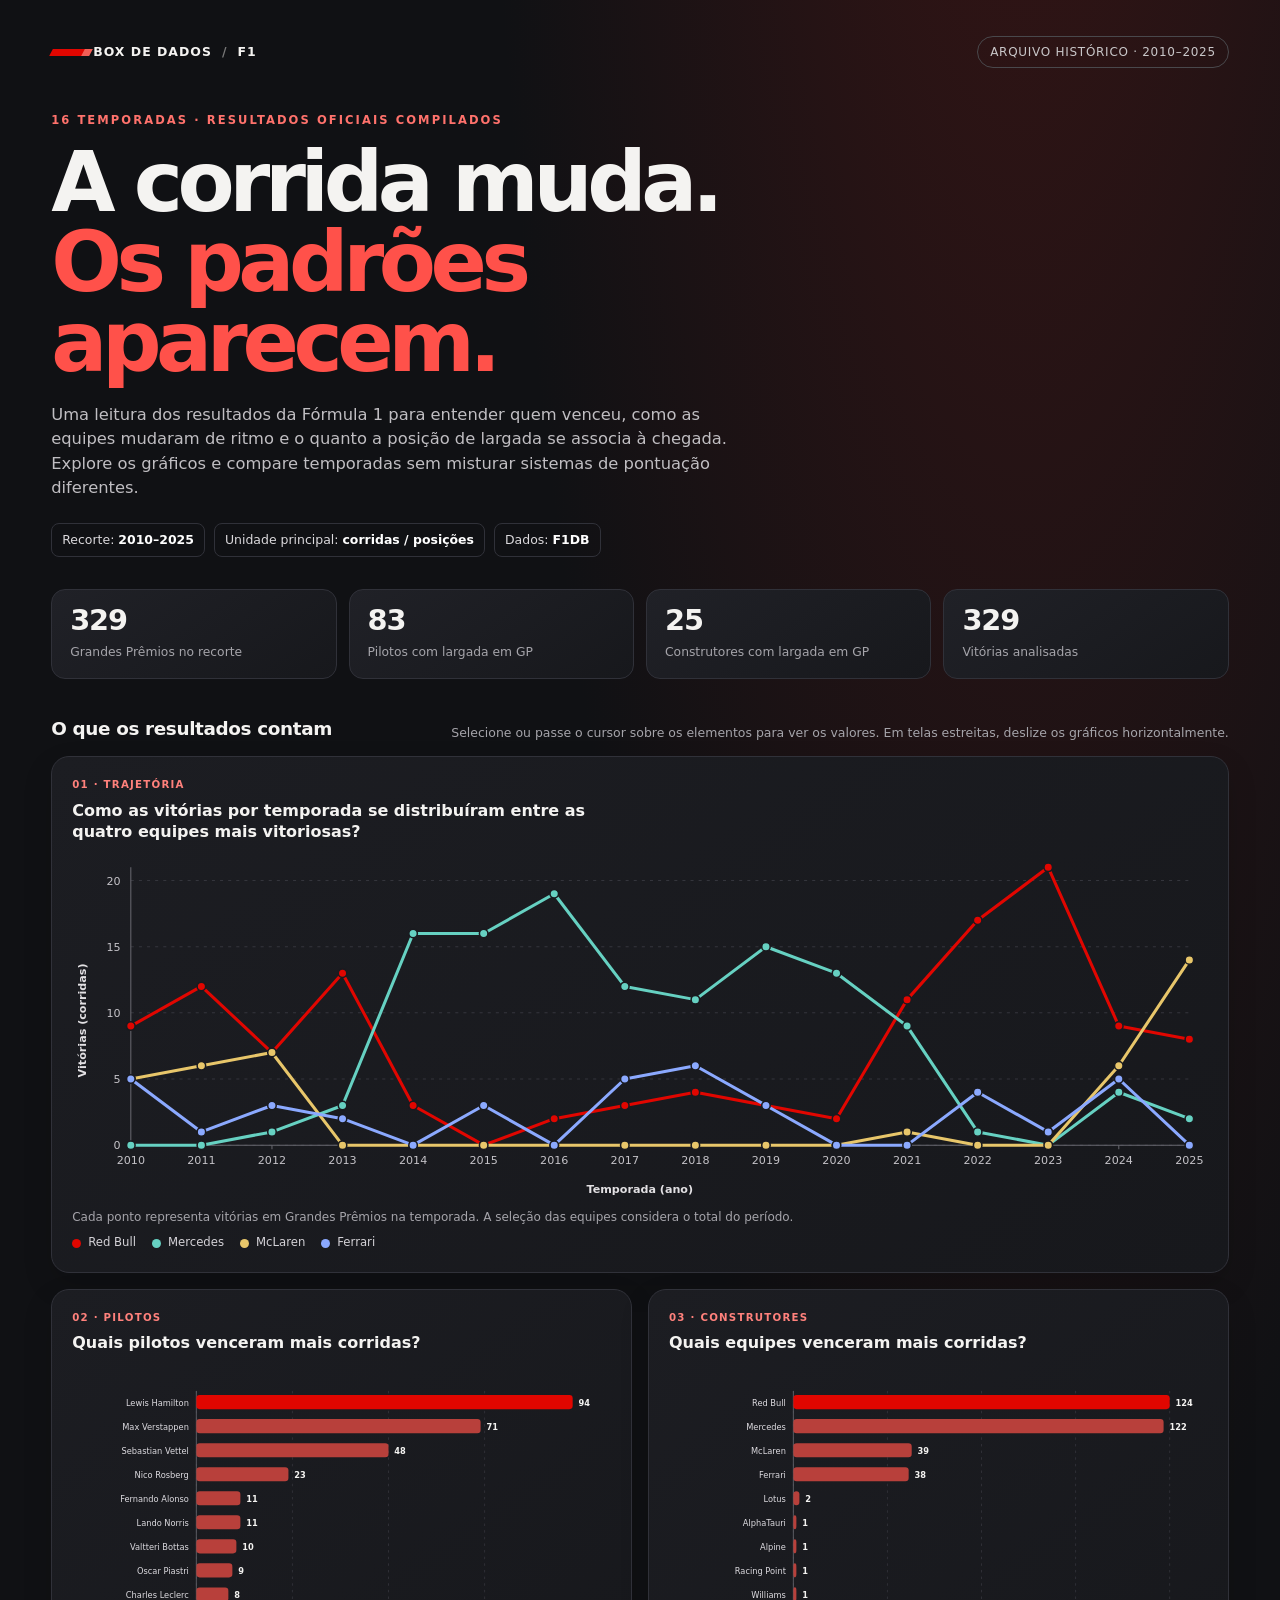
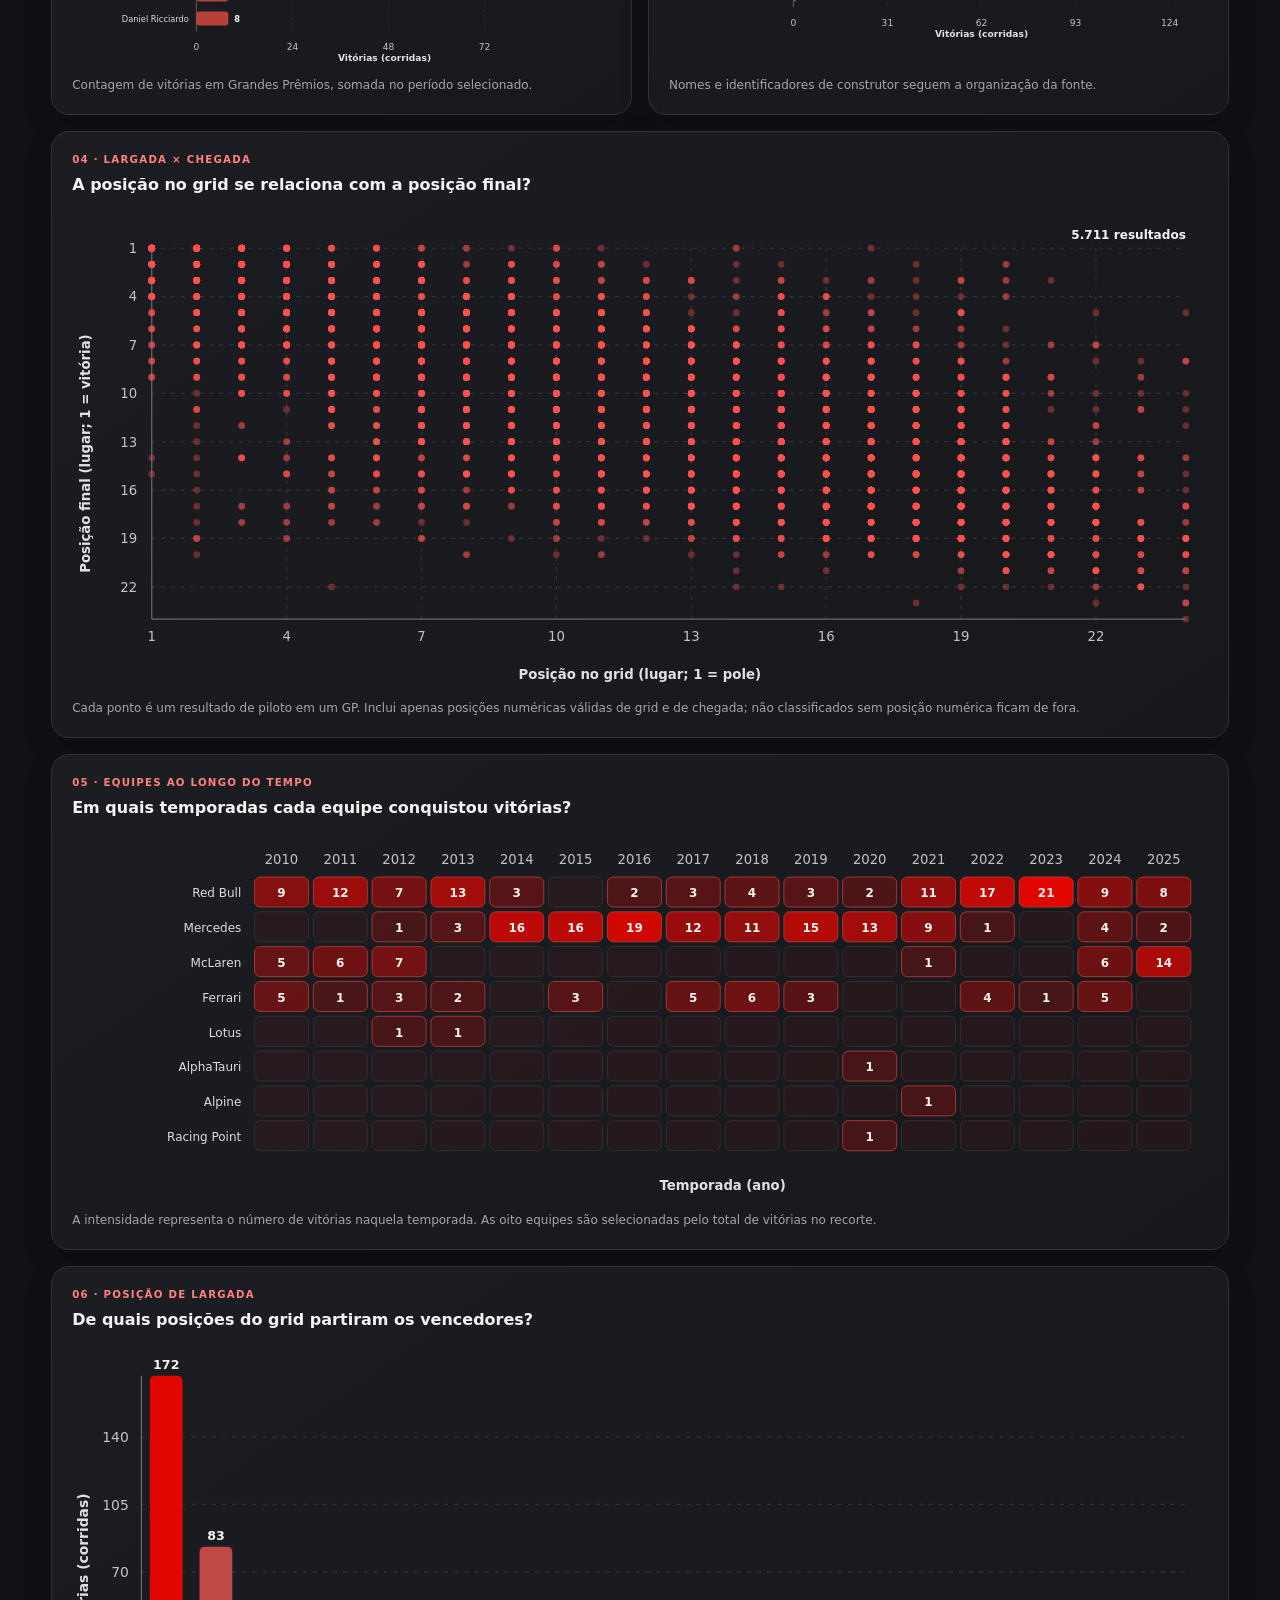
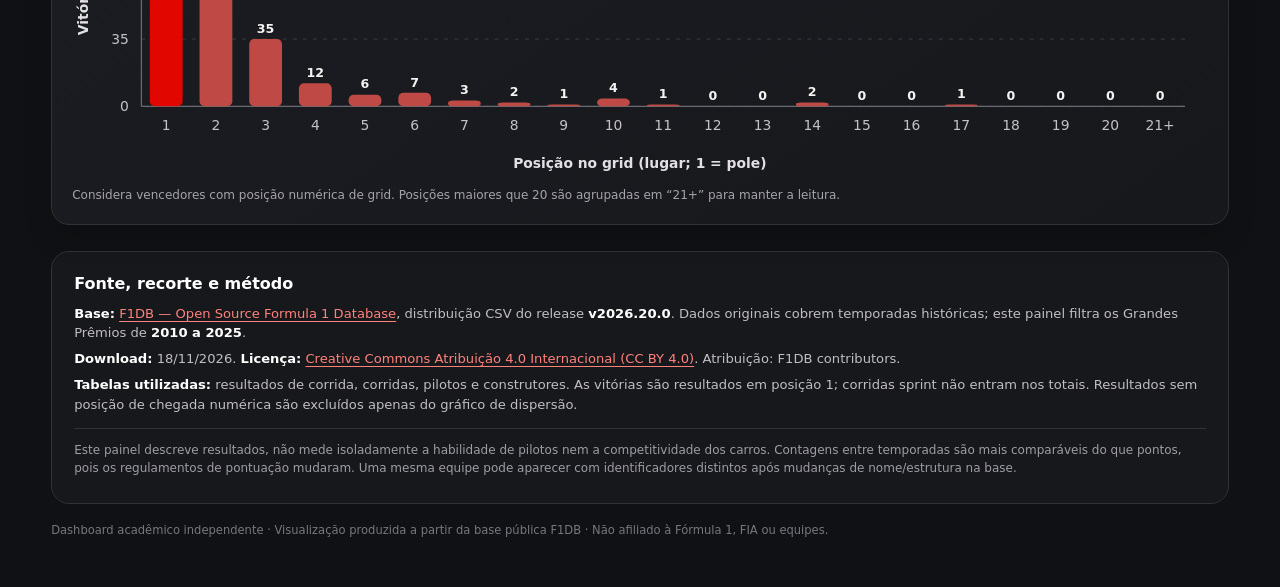
<file: index.html>
<!doctype html>
<html lang="pt-BR">
<head>
  <meta charset="utf-8">
  <meta name="viewport" content="width=device-width, initial-scale=1">
  <meta name="theme-color" content="#101114">
  <meta http-equiv="refresh" content="0; url=dashboard.html">
  <title>F1 em perspectiva — Dashboard 2010–2025</title>
  <style>html,body{height:100%;margin:0;background:#101114}iframe{display:block;width:100%;height:100%;border:0}</style>
</head>
<body>
  <iframe src="dashboard.html" title="Dashboard de Fórmula 1, temporadas 2010 a 2025"></iframe>
  <noscript><p style="padding:2rem;color:#fff">Abra o <a href="dashboard.html">dashboard da Fórmula 1</a>.</p></noscript>
</body>
</html>
</file>
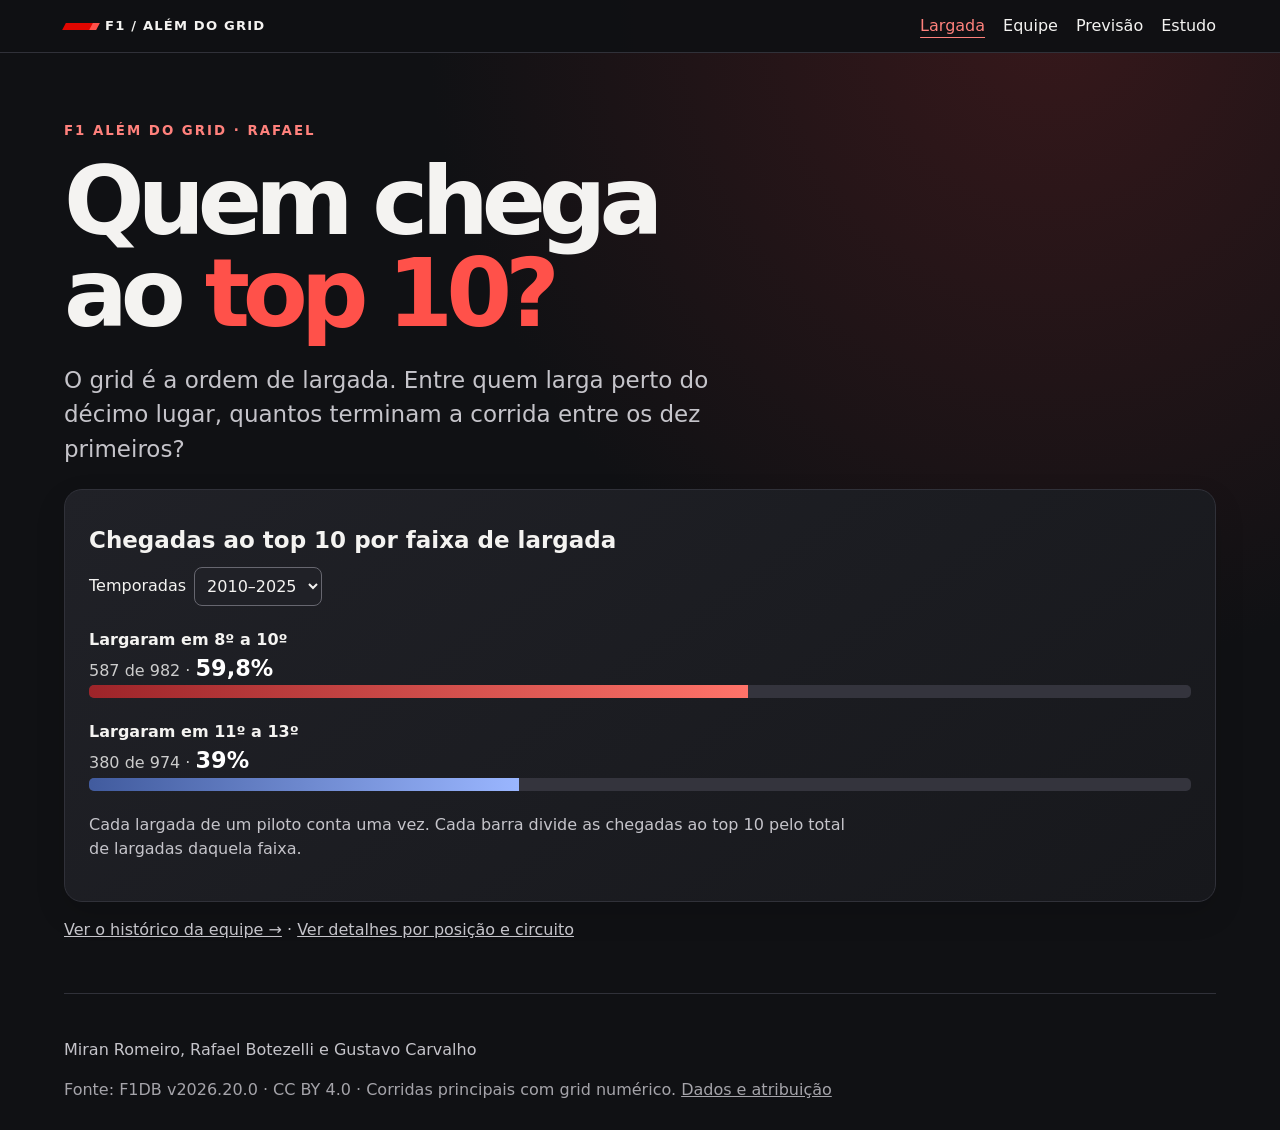
<file: f1-alem-do-grid/docs/index.html>
<!doctype html><html lang="pt-BR"><meta charset="utf-8"><meta name="viewport" content="width=device-width,initial-scale=1"><title>F1 além do grid</title><link rel="stylesheet" href="estilo.css">
<header><b>F1 / ALÉM DO GRID</b><nav><a href="#largada">Largada</a><a href="#equipe">Equipe</a><a href="#previsao">Previsão</a><a href="#estudo">Estudo</a></nav></header>
<main><section id="largada"><small>F1 ALÉM DO GRID · RAFAEL</small><h1>Quem chega<br>ao <em>top 10?</em></h1><p class="lead">O grid é a ordem de largada. Entre quem larga perto do décimo lugar, quantos terminam a corrida entre os dez primeiros?</p><article><h3>Chegadas ao top 10 por faixa de largada</h3><label>Temporadas <select id="anosGrid"><option value="2010,2025">2010–2025</option><option value="2010,2013">2010–2013</option><option value="2014,2021">2014–2021</option><option value="2022,2025">2022–2025</option></select></label><div id="compararGrid"></div><p>Cada largada de um piloto conta uma vez. Cada barra divide as chegadas ao top 10 pelo total de largadas daquela faixa.</p></article><p><a href="#equipe">Ver o histórico da equipe →</a> · <a href="#historico">Ver detalhes por posição e circuito</a></p></section>
<section id="equipe"><small>FORMA RECENTE · GUSTAVO</small><h2>Como vinha a equipe?</h2><p class="lead">Continuamos entre o 8º e o 13º lugar. Agora agrupamos os pilotos pelo desempenho de suas equipes antes da corrida.</p><article><h3>Chegadas ao top 10 na corrida atual</h3><label>Temporadas <select id="anosEquipe"><option value="2010,2025">2010–2025</option><option value="2010,2013">2010–2013</option><option value="2014,2021">2014–2021</option><option value="2022,2025">2022–2025</option></select></label><div id="compararEquipe"></div><p>O grupo é definido olhando para até cinco provas anteriores da equipe na temporada. Se os carros terminaram no top 10 em seis de dez largadas anteriores, a equipe entra no primeiro grupo. Largadas sem histórico disponível ficam fora desta comparação.</p></article><p><a href="#previsao">Testar a previsão →</a> · <a href="#historico">Ver detalhes históricos</a></p></section>
<section id="previsao"><small>REGRESSÃO LOGÍSTICA · MIRAN</small><h2>O histórico melhora o palpite?</h2><p>O modelo aprende com corridas antigas. Ajusta um peso para cada informação e combina esses pesos para estimar a chance de top 10. A partir de 50%, o palpite é “entra”. Os resultados das provas de teste só entram na conferência.</p><article><h3>Duas leituras da mesma largada</h3><label>Piloto <select id="pilotoCaso"></select></label> <label>Grande Prêmio <select id="caso"></select></label><table id="doisModelos"></table><button id="abrirCaso">Revelar chegada</button><p id="chegadaCaso" aria-live="polite"></p></article><article><h3>E no conjunto das corridas futuras?</h3><label>Teste · P8–P13 <select id="anoFaixa"><option value="0">2023–2025</option><option>2023</option><option>2024</option><option>2025</option></select></label><div id="acertosFaixa"></div><p>Um acerto significa que o piloto entrou ou ficou fora do top 10 conforme previsto. Os dois modelos foram treinados com todo o grid e aqui são avaliados nas mesmas largadas de P8–P13.</p></article><article id="duelo"><h3>Quem converte melhor uma largada perto dos pontos?</h3><p>Compare dois pilotos ou dois circuitos de 2010 a 2025. Cada ponto mostra a frequência de top 10 para uma posição inicial. Selecione um ponto para conferir quantas largadas sustentam a taxa.</p>
<div class="filtros-duelo"><label>Comparação <select id="tipoDuelo"><option value="circuito">Circuitos</option><option value="piloto">Pilotos</option></select></label> <label>Em vermelho <select id="ladoA"></select></label> <label>Em azul <select id="ladoB"></select></label></div>
<div class="chart-scroll" id="linhasDuelo"></div><output id="leituraDuelo"></output>
<h4>Onde terminaram essas largadas?</h4><p>A matriz reúne as seis posições iniciais. A intensidade da cor mostra a parcela das largadas de cada linha em cada destino.</p><div class="chart-scroll"><table id="destinos"></table></div></article><p><a href="#teste">Ver detalhes do modelo no grid inteiro</a> · <a href="#corrida">Explorar outro GP</a> · <a href="#estudo">Material do trabalho</a></p></section>
<section id="historico"><small>EXPLORAR O HISTÓRICO</small><h2>Na fronteira dos pontos</h2><label>Período <select id="periodo"><option value="0">2010–2025</option><option value="1">2010–2013</option><option value="2">2014–2021</option><option value="3">2022–2025</option></select></label>
<article><h3>Frequência de top 10 por posição de largada</h3><div id="grid" class="columns"></div><details class="leitura"><summary>Como calculamos cada barra?</summary><p>Agrupamos as largadas pela posição inicial. Para cada posição, dividimos as chegadas entre os dez primeiros pelo total de largadas daquela posição no período selecionado. Um abandono conta no total. Assim, cada barra responde à pergunta “de cada 100 pilotos que largaram daqui, quantos chegaram ao top 10?”</p></details></article><article><h3>Da P8–P13 ao top 10 ao longo das temporadas</h3><label>Circuito <select id="pista"><option value="">Todos</option></select></label><p>Cada ponto representa uma temporada com largadas na faixa. Passe sobre o ponto, toque nele ou use Tab para consultar sucessos e total.</p><div id="serie" class="chart-scroll"></div><output id="ponto" aria-live="polite"></output><details class="leitura"><summary>Por que a linha tem interrupções?</summary><p>Cada ponto reúne as largadas de P8 a P13 de uma temporada no circuito selecionado. Conferimos o calendário do F1DB de 2010 a 2025: em todo ano com GP naquele circuito houve largadas nessa faixa. Uma lacuna indica um ano sem GP ali. Em Suzuka, por exemplo, a série termina em 2019 e recomeça em 2022. Uma taxa de 0% apareceria como um ponto na base do gráfico.</p></details></article><div class="duo"><article><h3>Do grid à chegada, por circuito</h3><p>Cor mais intensa indica maior frequência de top 10. A coluna P8–13 reúne toda a faixa analisada. Cada célula mostra a taxa e o número de sucessos por largadas.</p><div class="scroll"><table id="heat"></table></div><details class="leitura"><summary>Como ler o total P8–P13?</summary><p>Some os top 10 das três faixas e divida pela soma das largadas. Uma faixa com mais largadas tem mais peso no resultado. A escala de cor vai de 0% a 100% e permanece fixa ao trocar o período.</p></details></article><article><h3>Forma recente da equipe</h3><p>Frequência de chegada ao top 10 segundo a parcela de top 10 da equipe nas últimas cinco participações da temporada. O ponto mostra a taxa observada. O traço é o intervalo de Wilson de 95%: uma faixa que expressa a incerteza da estimativa a partir do número de sucessos e de largadas. Em geral, menos largadas produzem um intervalo mais largo.</p><label>Grid <select id="faixa"><option>8–13</option><option>1–7</option><option>14–24</option></select></label><div id="forma"></div><details class="leitura"><summary>Como formamos os dois grupos?</summary><p>Antes de cada GP, contamos as chegadas ao top 10 da equipe em até cinco participações anteriores na temporada e dividimos pelas largadas de seus carros nessas provas. Separamos equipes com histórico abaixo de 50% e de pelo menos 50%. Só depois medimos o resultado da corrida atual. Largadas sem histórico ficam fora desta comparação. Os intervalos são aproximados porque pilotos de um mesmo GP compartilham condições de corrida.</p></details></article></div></section>
<section id="teste"><small>APRENDIZADO SUPERVISIONADO</small><h2>O histórico ajuda?</h2><p>Uma regressão logística converte uma soma ponderada das características em probabilidade de top 10. Comparamos grid isolado e grid com forma de piloto e equipe. O teste começa em 2023.</p><label>Temporada de teste <select id="ano"><option value="0">Todas</option><option>2023</option><option>2024</option><option>2025</option></select></label><div class="duo"><article><h3>Desempenho fora do treino</h3><table id="metrics"></table></article><article><h3>Acertos e erros</h3><label>Modelo <select id="modelo"><option value="historico">Grid + histórico</option><option value="base">Apenas grid</option></select></label><table id="matrix"></table><p>Probabilidade de pelo menos 50% indica previsão de top 10.</p></article></div><article><h3>O que vale uma probabilidade de 60%?</h3><p>Em cada faixa, compare a probabilidade média prevista (azul) e a fração que realmente chegou ao top 10 (vermelho). Valores próximos indicam boa calibração naquele grupo. Ano e modelo seguem os filtros acima.</p><div id="calibracao"></div></article></section>
<section id="corrida"><small>DEMONSTRAÇÃO AO VIVO</small><h2>Faça sua previsão</h2><p>Escolha um piloto perto do décimo lugar e compare sua leitura com a probabilidade do modelo completo.</p><label>Grande Prêmio <select id="gp"></select></label> <label>Piloto <select id="piloto"></select></label> <label>Seu palpite <select id="palpite"><option value="">Escolha</option><option value="1">Entra no top 10</option><option value="0">Fica fora</option></select></label> <button id="revelar">Revelar resultado</button><p id="resumo" aria-live="polite"></p><article class="racewrap"><table id="race"></table><details class="leitura"><summary>O que conta como acerto?</summary><p>Compare a previsão de top 10 com a classificação oficial do piloto. Por exemplo, no Bahrein de 2023, Bottas largou em 12º: o modelo indicava cerca de 43%, abaixo do limiar de 50%. Ele terminou em 8º, portanto o modelo registrou um falso negativo.</p></details></article></section>
<section id="estudo"><small>GUIA DO TRIO</small><h2>Da pergunta à evidência</h2>
<article><h3>Uma linha por piloto e GP</h3><p>O F1DB registra 6.916 inscrições no recorte. Retiramos 51 sem largada e 143 largadas sem posição numérica. Um abandono continua no denominador quando houve largada com grid numérico. A classificação oficial determina o top 10.</p></article>
<article><h3>Como o modelo aprende</h3><p>O primeiro modelo usa a posição de largada. O segundo acrescenta a fração de top 10 do piloto e da equipe em até cinco participações anteriores na temporada. Antes da primeira participação, usamos 0,5. A regressão logística estima pesos para combinar essas informações e transformar a soma em probabilidade.</p><p>Treino em 2010–2019 (4.201 largadas), escolha da regularização em 2020–2022 (1.188) e teste final em 2023–2025 (1.333). Os dois modelos são reajustados em 2010–2022 e avaliados nas mesmas corridas posteriores.</p></article>
<article><h3>Três respostas para defender</h3><ol><li>Entre 2010 e 2025, chegaram ao top 10 587 de 982 largadas em P8–P10 e 380 de 974 em P11–P13.</li><li>Entre P8 e P13 com histórico, as equipes em melhor fase chegaram ao top 10 em 601/993 largadas, contra 321/870 no outro grupo.</li><li>No teste P8–P13, só o grid acertou 271 de 417 casos e o modelo com histórico acertou 269. O ganho observado no exemplo de Piastri não se repetiu no conjunto.</li></ol></article>
<article><h3>Material para estudar e apresentar</h3><p>O artigo contém o dicionário dos 11 campos, as escolhas de visualização e as métricas. O roteiro distribui 14 minutos de fala entre os três integrantes.</p><div id="materiais"></div></article></section><footer><p>Miran Romeiro, Rafael Botezelli e Gustavo Carvalho</p>Fonte: F1DB v2026.20.0 · CC BY 4.0 · Corridas principais com grid numérico. <a href="https://github.com/f1db/f1db">Dados e atribuição</a></footer></main><script src="dados.js"></script><script src="painel.js"></script></html>
</file>
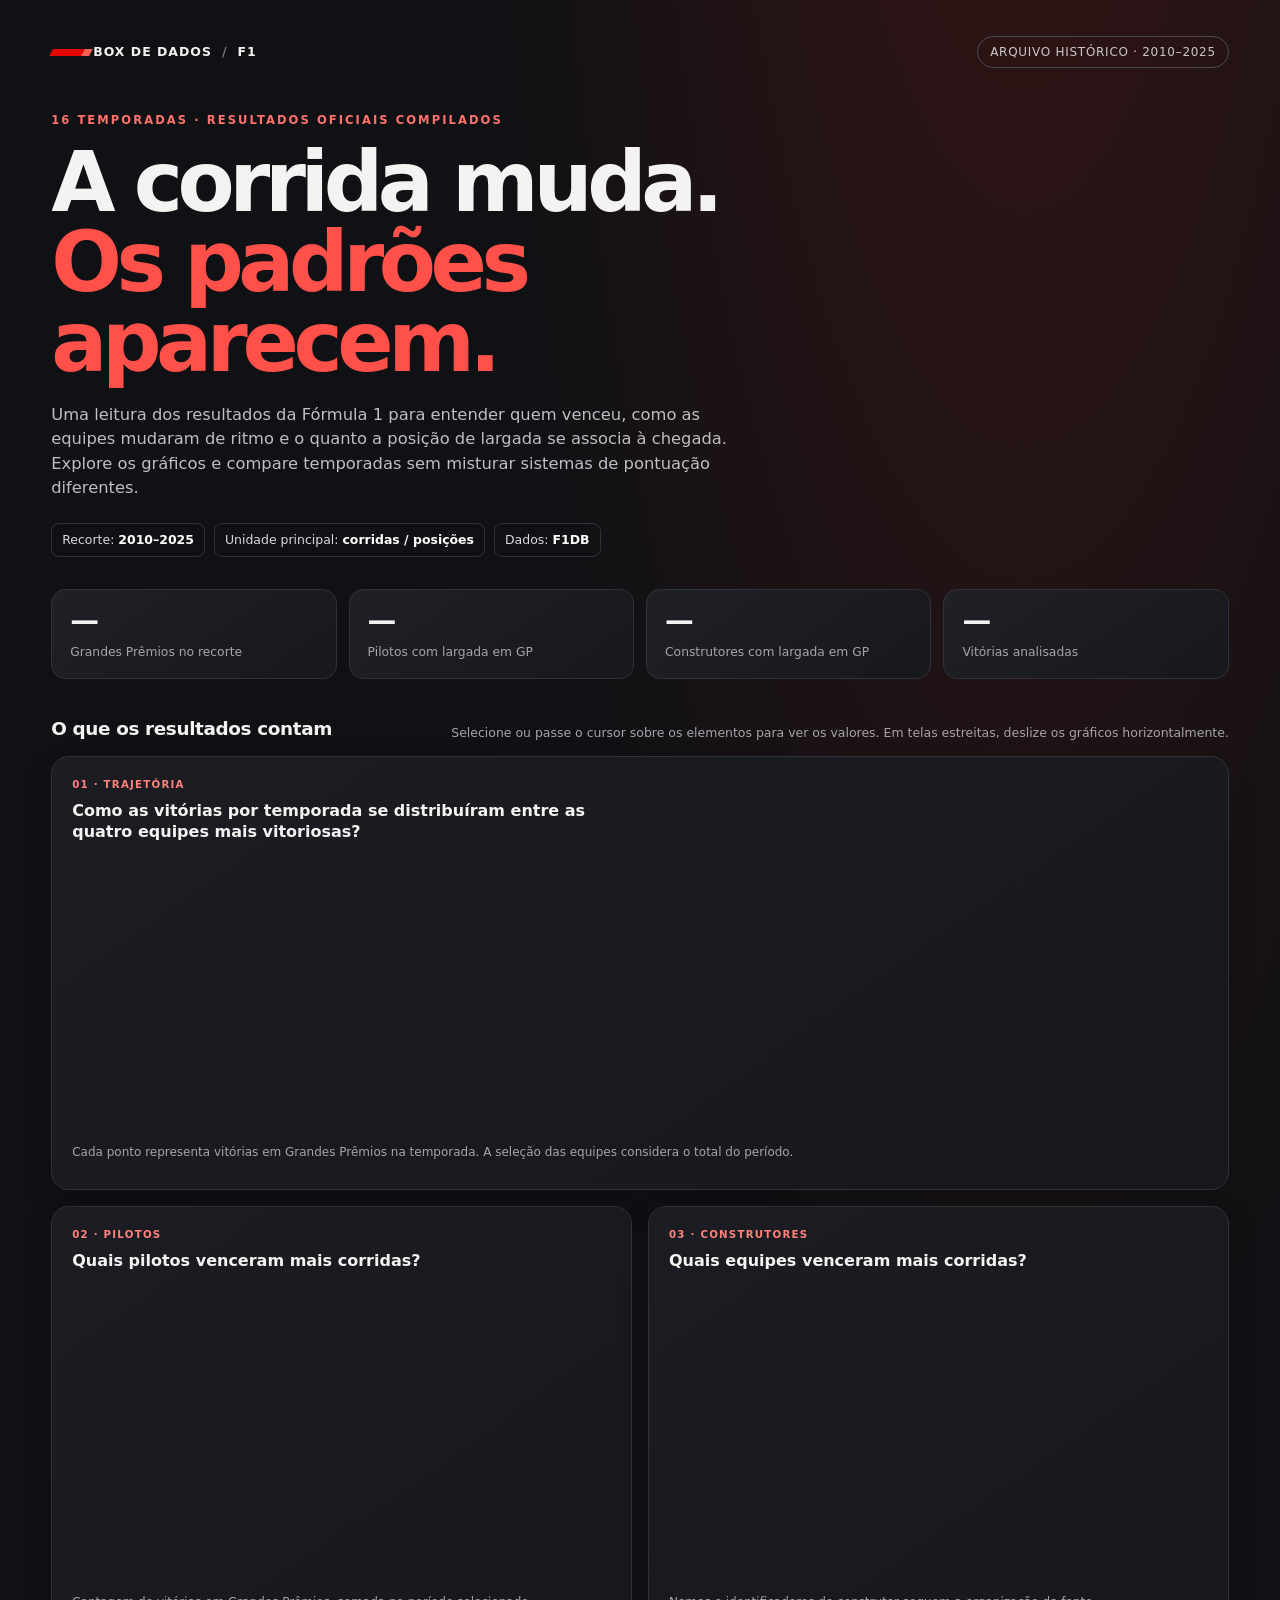
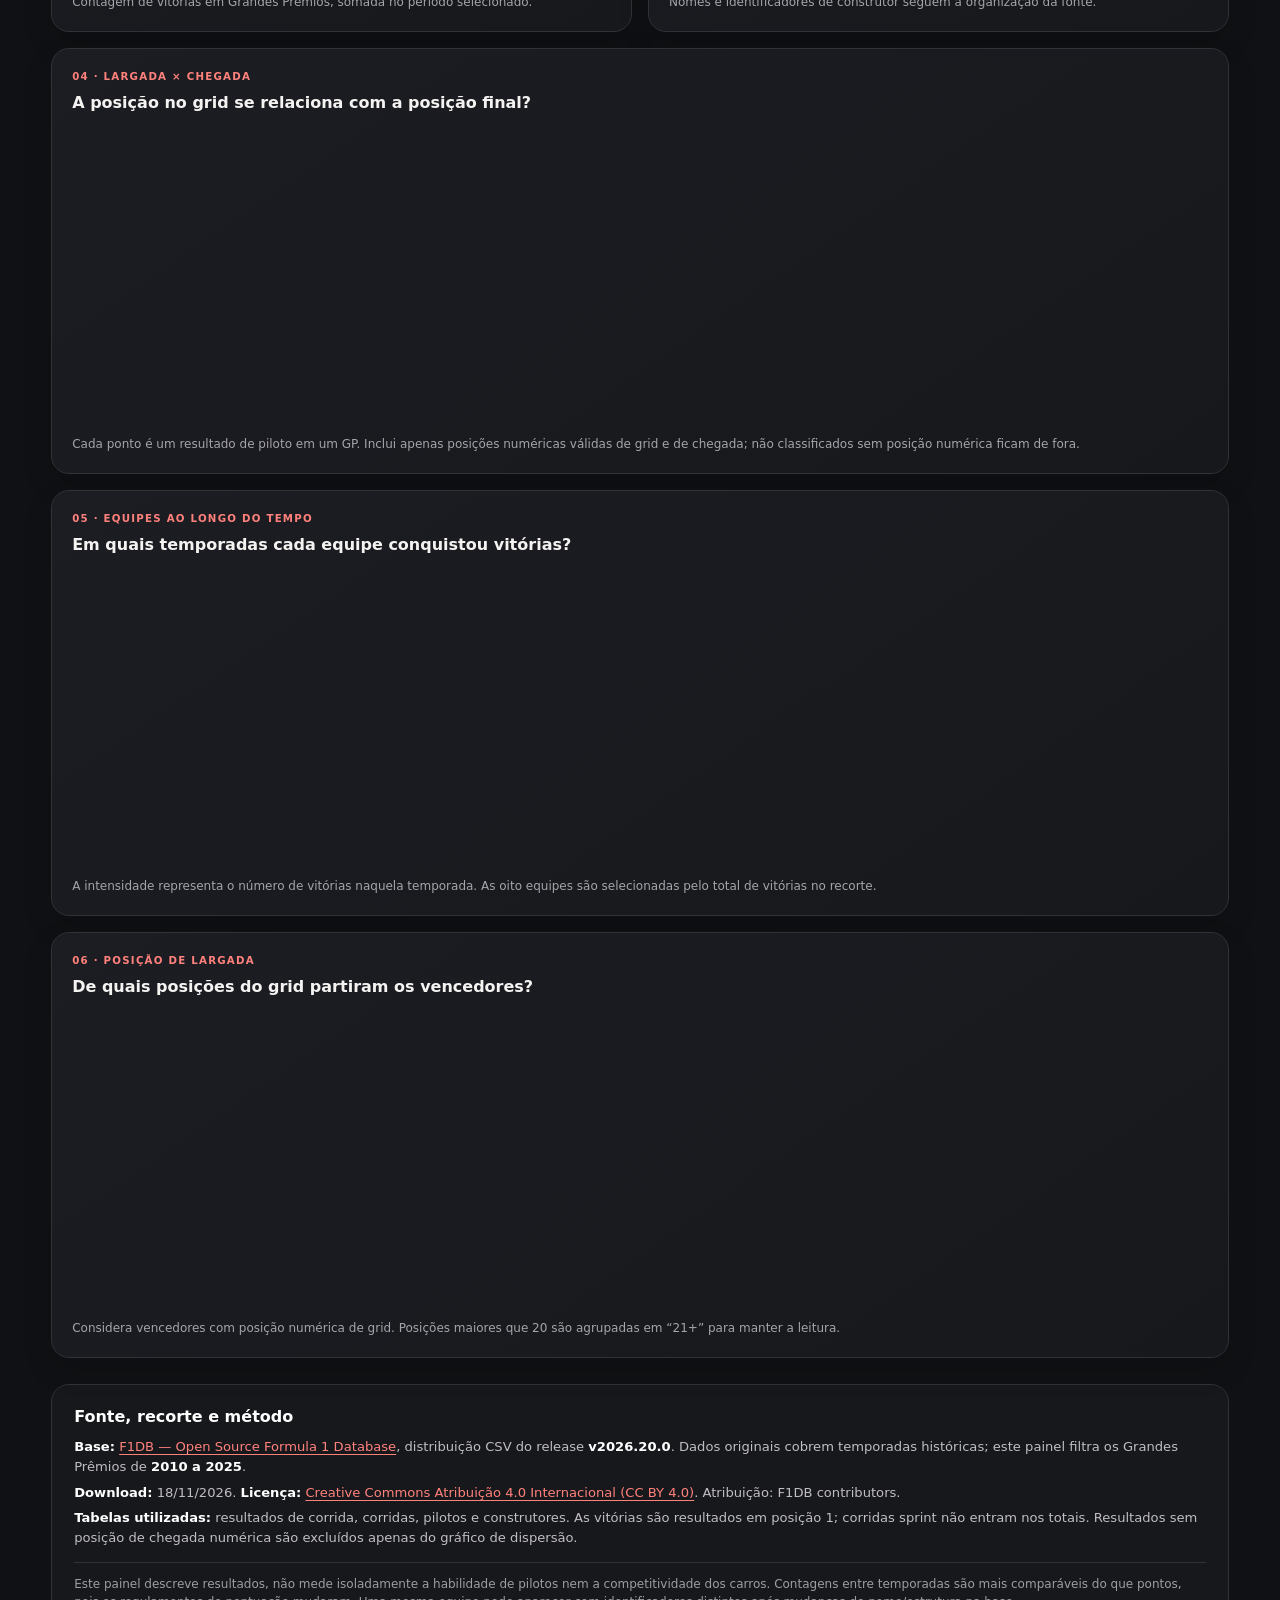
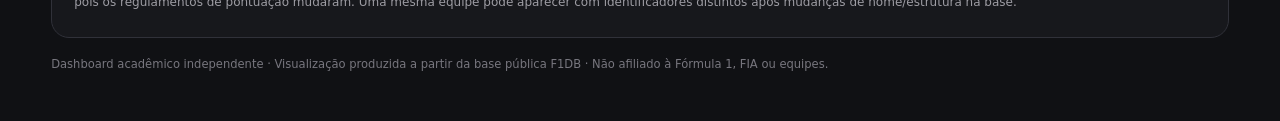
<file: dashboard-template.html>
<!doctype html>
<html lang="pt-BR">
<head>
  <meta charset="utf-8">
  <meta name="viewport" content="width=device-width, initial-scale=1">
  <meta name="theme-color" content="#101114">
  <title>F1 em perspectiva — Dashboard 2010–2025</title>
  <style>
    :root{color-scheme:dark;--bg:#101114;--panel:#191a1f;--panel2:#202127;--line:#303139;--text:#f4f3f1;--muted:#a5a4aa;--red:#e10600;--red2:#ff514a;--teal:#66d1c2;--gold:#e8c66a;--blue:#8ba9ff;--radius:18px;font-family:Inter,ui-sans-serif,system-ui,-apple-system,"Segoe UI",sans-serif}
    *{box-sizing:border-box}body{margin:0;background:radial-gradient(ellipse at 80% -20%,#3a1515 0,transparent 38%),var(--bg);color:var(--text);line-height:1.5}a{color:#ff817c;text-underline-offset:3px}a:hover{color:#fff}.page{max-width:1440px;margin:auto;padding:36px clamp(18px,4vw,56px) 48px}.topline{display:flex;justify-content:space-between;align-items:center;gap:12px;margin-bottom:44px}.brand{display:flex;align-items:center;gap:10px;font-weight:800;letter-spacing:.08em;text-transform:uppercase;font-size:.78rem}.brand-mark{width:32px;height:7px;background:var(--red);transform:skew(-28deg);box-shadow:8px 0 0 #f35e56}.tag{border:1px solid #49484c;border-radius:99px;color:#c9c7c9;padding:6px 12px;font-size:.75rem;letter-spacing:.06em;text-transform:uppercase}.hero{max-width:850px;margin-bottom:28px}.eyebrow{color:#ff726c;text-transform:uppercase;letter-spacing:.18em;font-size:.72rem;font-weight:800}.hero h1{font-size:clamp(2.5rem,6.5vw,5.6rem);letter-spacing:-.065em;line-height:.96;margin:14px 0 20px;max-width:780px}.hero h1 span{color:var(--red2)}.hero p{color:#c0bec2;font-size:1.02rem;max-width:700px;margin:0}.hero-meta{display:flex;flex-wrap:wrap;gap:9px;margin-top:22px}.chip{border:1px solid var(--line);border-radius:8px;padding:7px 10px;color:#dbd9dc;font-size:.78rem}.chip strong{color:#fff}.stats{display:grid;grid-template-columns:repeat(4,1fr);gap:12px;margin:32px 0 36px}.stat{background:linear-gradient(145deg,#202127,#17181c);border:1px solid #303139;padding:16px 18px;border-radius:14px}.stat .value{font-size:1.8rem;line-height:1;font-weight:800;letter-spacing:-.04em}.stat .label{font-size:.77rem;color:var(--muted);margin-top:8px}.section-title{display:flex;align-items:end;justify-content:space-between;gap:16px;margin:30px 0 14px}.section-title h2{font-size:1.15rem;margin:0;letter-spacing:-.02em}.section-title p{font-size:.78rem;color:var(--muted);margin:0}.grid{display:grid;grid-template-columns:repeat(2,minmax(0,1fr));gap:16px}.card{background:linear-gradient(145deg,#1c1d22,#17181c);border:1px solid #303139;border-radius:var(--radius);padding:20px;min-width:0;box-shadow:0 12px 30px #0002}.card.wide{grid-column:span 2}.card-head{min-height:66px;display:flex;justify-content:space-between;align-items:flex-start;gap:12px}.card h3{font-size:1rem;line-height:1.35;margin:0;max-width:540px}.card .kicker{color:#ff817c;text-transform:uppercase;letter-spacing:.12em;font-size:.64rem;font-weight:800;margin:0 0 7px}.chart-note{color:var(--muted);font-size:.75rem;margin:10px 0 0}.chart{width:100%;min-height:290px;overflow-x:auto;overflow-y:hidden}.chart svg{width:100%;height:auto;display:block;overflow:visible}#chart-line svg,#chart-heat svg{min-width:800px}#chart-drivers svg,#chart-teams svg{min-width:520px}#chart-scatter svg{min-width:720px}#chart-grid svg{min-width:760px}.chart text{font-family:inherit;fill:#c4c2c7;font-size:11px}.chart .axis{stroke:#696970;stroke-width:1}.chart .gridline{stroke:#34353c;stroke-width:1;stroke-dasharray:3 5}.chart .axis-title{fill:#e2e0e3;font-size:11px;font-weight:700}.chart .value-label{fill:#f4f3f1;font-size:10px;font-weight:700}.chart .team-label{fill:#dddbe0;font-size:10px}.legend{display:flex;flex-wrap:wrap;gap:10px 16px;margin-top:8px}.legend-item{display:flex;align-items:center;gap:7px;color:#d4d2d7;font-size:.73rem}.swatch{width:9px;height:9px;border-radius:50%;display:inline-block}.source{margin-top:26px;padding:20px 22px;background:#17181c;border:1px solid var(--line);border-radius:var(--radius);color:#c0bec2;font-size:.82rem}.source h2{font-size:1rem;color:#fff;margin:0 0 8px}.source p{margin:6px 0}.source strong{color:#fff}.source .disclaimer{font-size:.75rem;color:#9e9da4;border-top:1px solid var(--line);padding-top:12px;margin-top:14px}.footer{color:#77767e;font-size:.72rem;margin-top:18px}.loading{padding:42px;text-align:center;color:#bbb}.error{color:#ff817c}.sr-only{position:absolute;width:1px;height:1px;padding:0;margin:-1px;overflow:hidden;clip:rect(0,0,0,0);white-space:nowrap;border:0}
    @media(max-width:850px){.grid{grid-template-columns:1fr}.card.wide{grid-column:span 1}.stats{grid-template-columns:repeat(2,1fr)}.topline{margin-bottom:32px}}
    @media(max-width:520px){.page{padding:20px 14px 32px}.tag{font-size:.65rem}.card{padding:16px}.card-head{min-height:unset}.chart{min-height:250px}.hero h1{font-size:2.7rem}.hero p{font-size:.92rem}.section-title{align-items:flex-start;flex-direction:column}.stats{gap:8px}.stat{padding:13px}.stat .value{font-size:1.5rem}}
    @media print{body{background:#fff;color:#111}.page{max-width:none;padding:10px}.card,.stat,.source{background:#fff;border-color:#ccc;box-shadow:none}.card h3,.source h2,.source strong,.chart .axis-title,.chart .value-label{color:#111;fill:#111}.chart text{fill:#444}.hero p,.source,.chart-note{color:#444}.grid{gap:8px}.card{break-inside:avoid}}
  </style>
</head>
<body>
  <main class="page">
    <div class="topline"><div class="brand"><i class="brand-mark" aria-hidden="true"></i> Box de dados <span style="color:#777">/</span> F1</div><div class="tag">Arquivo histórico · 2010–2025</div></div>
    <header class="hero">
      <div class="eyebrow">16 temporadas · resultados oficiais compilados</div>
      <h1>A corrida muda.<br><span>Os padrões aparecem.</span></h1>
      <p>Uma leitura dos resultados da Fórmula 1 para entender quem venceu, como as equipes mudaram de ritmo e o quanto a posição de largada se associa à chegada. Explore os gráficos e compare temporadas sem misturar sistemas de pontuação diferentes.</p>
      <div class="hero-meta"><span class="chip">Recorte: <strong>2010–2025</strong></span><span class="chip">Unidade principal: <strong>corridas / posições</strong></span><span class="chip">Dados: <strong>F1DB</strong></span></div>
    </header>
    <section class="stats" aria-label="Resumo do conjunto de dados">
      <div class="stat"><div class="value" id="stat-races">—</div><div class="label">Grandes Prêmios no recorte</div></div>
      <div class="stat"><div class="value" id="stat-drivers">—</div><div class="label">Pilotos com largada em GP</div></div>
      <div class="stat"><div class="value" id="stat-teams">—</div><div class="label">Construtores com largada em GP</div></div>
      <div class="stat"><div class="value" id="stat-wins">—</div><div class="label">Vitórias analisadas</div></div>
    </section>
    <div class="section-title"><h2>O que os resultados contam</h2><p>Selecione ou passe o cursor sobre os elementos para ver os valores. Em telas estreitas, deslize os gráficos horizontalmente.</p></div>
    <section class="grid" aria-label="Gráficos do dashboard">
      <article class="card wide"><div class="card-head"><div><p class="kicker">01 · Trajetória</p><h3>Como as vitórias por temporada se distribuíram entre as quatro equipes mais vitoriosas?</h3></div></div><div class="chart" id="chart-line"></div><p class="chart-note">Cada ponto representa vitórias em Grandes Prêmios na temporada. A seleção das equipes considera o total do período.</p><div class="legend" id="legend-line"></div></article>
      <article class="card"><div class="card-head"><div><p class="kicker">02 · Pilotos</p><h3>Quais pilotos venceram mais corridas?</h3></div></div><div class="chart" id="chart-drivers"></div><p class="chart-note">Contagem de vitórias em Grandes Prêmios, somada no período selecionado.</p></article>
      <article class="card"><div class="card-head"><div><p class="kicker">03 · Construtores</p><h3>Quais equipes venceram mais corridas?</h3></div></div><div class="chart" id="chart-teams"></div><p class="chart-note">Nomes e identificadores de construtor seguem a organização da fonte.</p></article>
      <article class="card wide"><div class="card-head"><div><p class="kicker">04 · Largada × chegada</p><h3>A posição no grid se relaciona com a posição final?</h3></div></div><div class="chart" id="chart-scatter"></div><p class="chart-note" id="scatter-note">Cada ponto é um resultado de piloto em um GP. Inclui apenas posições numéricas válidas de grid e de chegada; não classificados sem posição numérica ficam de fora.</p></article>
      <article class="card wide"><div class="card-head"><div><p class="kicker">05 · Equipes ao longo do tempo</p><h3>Em quais temporadas cada equipe conquistou vitórias?</h3></div></div><div class="chart" id="chart-heat"></div><p class="chart-note">A intensidade representa o número de vitórias naquela temporada. As oito equipes são selecionadas pelo total de vitórias no recorte.</p></article>
      <article class="card wide"><div class="card-head"><div><p class="kicker">06 · Posição de largada</p><h3>De quais posições do grid partiram os vencedores?</h3></div></div><div class="chart" id="chart-grid"></div><p class="chart-note">Considera vencedores com posição numérica de grid. Posições maiores que 20 são agrupadas em “21+” para manter a leitura.</p></article>
    </section>
    <section class="source" aria-labelledby="source-title"><h2 id="source-title">Fonte, recorte e método</h2><p><strong>Base:</strong> <a href="https://github.com/f1db/f1db" target="_blank" rel="noopener">F1DB — Open Source Formula 1 Database</a>, distribuição CSV do release <strong>v2026.20.0</strong>. Dados originais cobrem temporadas históricas; este painel filtra os Grandes Prêmios de <strong>2010 a 2025</strong>.</p><p><strong>Download:</strong> 18/11/2026. <strong>Licença:</strong> <a href="https://creativecommons.org/licenses/by/4.0/" target="_blank" rel="noopener">Creative Commons Atribuição 4.0 Internacional (CC BY 4.0)</a>. Atribuição: F1DB contributors.</p><p><strong>Tabelas utilizadas:</strong> resultados de corrida, corridas, pilotos e construtores. As vitórias são resultados em posição 1; corridas sprint não entram nos totais. Resultados sem posição de chegada numérica são excluídos apenas do gráfico de dispersão.</p><p class="disclaimer">Este painel descreve resultados, não mede isoladamente a habilidade de pilotos nem a competitividade dos carros. Contagens entre temporadas são mais comparáveis do que pontos, pois os regulamentos de pontuação mudaram. Uma mesma equipe pode aparecer com identificadores distintos após mudanças de nome/estrutura na base.</p></section>
    <div class="footer">Dashboard acadêmico independente · Visualização produzida a partir da base pública F1DB · Não afiliado à Fórmula 1, FIA ou equipes.</div>
  </main>
  <script id="dashboard-data" type="application/json">__DASHBOARD_DATA__</script>
  <script>
  (()=>{
    'use strict';
    const D=JSON.parse(document.getElementById('dashboard-data').textContent);
    const NS='http://www.w3.org/2000/svg', colors=['#e10600','#66d1c2','#e8c66a','#8ba9ff'];
    const fmt=new Intl.NumberFormat('pt-BR');
    const winsWord=value=>value===1?'vitória':'vitórias';
    function svgRoot(id,w,h,label){const host=document.getElementById(id);host.replaceChildren();const s=document.createElementNS(NS,'svg');s.setAttribute('viewBox',`0 0 ${w} ${h}`);s.setAttribute('role','img');s.setAttribute('aria-label',label);host.append(s);return s}
    function el(s,tag,attrs={},text=''){const e=document.createElementNS(NS,tag);for(const [k,v] of Object.entries(attrs))e.setAttribute(k,v);if(text)e.textContent=text;s.append(e);return e}
    function title(e,t){el(e,'title',{},t)}
    function text(s,x,y,t,cls='',anchor='middle',rotate=null){const a={x,y,'text-anchor':anchor};if(cls)a.class=cls;if(rotate!==null)a.transform=`rotate(${rotate} ${x} ${y})`;return el(s,'text',a,t)}
    function axisLine(s,x1,y1,x2,y2,cls='axis'){el(s,'line',{x1,y1,x2,y2,class:cls})}
    function renderSummary(){document.getElementById('stat-races').textContent=fmt.format(D.summary.races);document.getElementById('stat-drivers').textContent=fmt.format(D.summary.drivers);document.getElementById('stat-teams').textContent=fmt.format(D.summary.teams);document.getElementById('stat-wins').textContent=fmt.format(D.summary.wins)}
    function renderBars(id,rows,label){const w=650,rowH=29,left=150,right=46,top=18,bottom=37,h=top+rows.length*rowH+bottom,plotW=w-left-right,max=Math.max(1,...rows.map(x=>x.value)),tick=Math.max(1,Math.ceil(max/4));const s=svgRoot(id,w,h,label);for(let v=0;v<=max;v+=tick){const x=left+v/max*plotW;axisLine(s,x,top,x,h-bottom,'gridline');text(s,x,h-15,fmt.format(v));}axisLine(s,left,top,left,h-bottom);rows.forEach((r,i)=>{const y=top+i*rowH+5;const bw=r.value/max*plotW;const name=r.name.length>21?r.name.slice(0,19)+'…':r.name;text(s,left-9,y+13,name,'team-label','end');const b=el(s,'rect',{x:left,y,width:Math.max(1,bw),height:17,rx:4,fill:i===0?'#e10600':'#b8403b'});title(b,`${r.name}: ${fmt.format(r.value)} ${winsWord(r.value)}`);text(s,Math.min(w-6,left+bw+7),y+13,fmt.format(r.value),'value-label','start')});text(s,left+plotW/2,h-1,'Vitórias (corridas)','axis-title');return s}
    function renderLine(){const years=D.years,series=D.topTeams.slice(0,4),w=1120,h=350,left=58,right=18,top=24,bottom=52,pw=w-left-right,ph=h-top-bottom,max=Math.max(1,...series.flatMap(t=>years.map(y=>D.winsByYearTeam[y]?.[t.id]||0))),step=Math.max(1,Math.ceil(max/5)),s=svgRoot('chart-line',w,h,'Vitórias por temporada entre as quatro equipes mais vitoriosas');for(let v=0;v<=max;v+=step){const y=top+ph-v/max*ph;axisLine(s,left,y,w-right,y,'gridline');text(s,left-10,y+4,fmt.format(v),'','end')}axisLine(s,left,top,left,h-bottom);axisLine(s,left,h-bottom,w-right,h-bottom);years.forEach((yr,i)=>{const x=left+i*pw/(years.length-1);text(s,x,h-bottom+19,String(yr));if(i%2===0)axisLine(s,x,h-bottom,x,h-bottom+4)});text(s,w/2,h-5,'Temporada (ano)','axis-title');text(s,14,h/2,'Vitórias (corridas)','axis-title','middle',-90);series.forEach((t,ti)=>{const pts=years.map((yr,i)=>[left+i*pw/(years.length-1),top+ph-(D.winsByYearTeam[yr]?.[t.id]||0)/max*ph]);el(s,'polyline',{points:pts.map(p=>p.join(',')).join(' '),fill:'none',stroke:colors[ti], 'stroke-width':3,'stroke-linecap':'round','stroke-linejoin':'round'});pts.forEach((p,i)=>{const v=D.winsByYearTeam[years[i]]?.[t.id]||0;const c=el(s,'circle',{cx:p[0],cy:p[1],r:4.2,fill:colors[ti],stroke:'#191a1f','stroke-width':1.5});title(c,`${t.name} · ${years[i]}: ${v} ${winsWord(v)}`)})});const l=document.getElementById('legend-line');l.replaceChildren(...series.map((t,i)=>{const e=document.createElement('span');e.className='legend-item';const sw=document.createElement('i');sw.className='swatch';sw.style.background=colors[i];e.append(sw,document.createTextNode(t.name));return e}))}
    function renderScatter(){const rows=D.scatter,w=940,h=390,left=66,right=18,top=25,bottom=58,pw=w-left-right,ph=h-top-bottom,max=D.scatterMax,s=svgRoot('chart-scatter',w,h,'Posição de largada no grid e posição final de chegada');for(let v=1;v<=max;v+=Math.max(1,Math.ceil(max/8))){const x=left+(v-1)/(max-1)*pw,y=top+(v-1)/(max-1)*ph;axisLine(s,x,top,x,h-bottom,'gridline');axisLine(s,left,y,w-right,y,'gridline');text(s,x,h-bottom+18,String(v));text(s,left-12,y+4,String(v),'','end')}axisLine(s,left,top,left,h-bottom);axisLine(s,left,h-bottom,w-right,h-bottom);rows.forEach(r=>{const x=left+(r.grid-1)/(max-1)*pw,y=top+(r.finish-1)/(max-1)*ph,c=el(s,'circle',{cx:x,cy:y,r:2.8,fill:'#ff544d',opacity:.36});title(c,`${r.driver} · ${r.team} · ${r.year}: grid ${r.grid}, chegada ${r.finish}`)});text(s,w/2,h-8,'Posição no grid (lugar; 1 = pole)','axis-title');text(s,15,h/2,'Posição final (lugar; 1 = vitória)','axis-title','middle',-90);text(s,w-right,top-8,`${fmt.format(rows.length)} resultados`,'value-label','end')}
    function renderHeat(){const years=D.years,teams=D.topTeams.slice(0,8),left=150,top=28,cellW=49,cellH=29,right=12,bottom=40,w=left+years.length*cellW+right,h=top+teams.length*cellH+bottom,max=Math.max(1,...years.flatMap(y=>teams.map(t=>D.winsByYearTeam[y]?.[t.id]||0))),s=svgRoot('chart-heat',w,h,'Mapa de calor de vitórias por equipe e temporada');years.forEach((yr,i)=>text(s,left+i*cellW+cellW/2,top-9,String(yr)));teams.forEach((team,j)=>{const y=top+j*cellH;text(s,left-9,y+19,team.name.length>19?team.name.slice(0,17)+'…':team.name,'team-label','end');years.forEach((yr,i)=>{const n=D.winsByYearTeam[yr]?.[team.id]||0,ratio=n/max,opacity=n?0.18+ratio*.82:.055,rect=el(s,'rect',{x:left+i*cellW+2,y:y+2,width:cellW-4,height:cellH-4,rx:5,fill:`rgba(225,6,0,${opacity})`,stroke:n?'#b93c37':'#33343b','stroke-width':.7});title(rect,`${team.name} · ${yr}: ${n} ${winsWord(n)}`);if(n)text(s,left+i*cellW+cellW/2,y+19,String(n),'value-label')})});text(s,left+years.length*cellW/2,h-9,'Temporada (ano)','axis-title')}
    function renderGrid(){const rows=D.gridWins,w=900,h=335,left=55,right=18,top=18,bottom=55,pw=w-left-right,ph=h-top-bottom,max=Math.max(1,...rows.map(r=>r.value)),step=Math.max(1,Math.ceil(max/5)),s=svgRoot('chart-grid',w,h,'Vitórias de acordo com a posição de largada no grid');for(let v=0;v<=max;v+=step){const y=top+ph-v/max*ph;axisLine(s,left,y,w-right,y,'gridline');text(s,left-10,y+4,fmt.format(v),'','end')}axisLine(s,left,top,left,h-bottom);axisLine(s,left,h-bottom,w-right,h-bottom);const band=pw/rows.length;rows.forEach((r,i)=>{const bw=Math.min(34,band*.66),x=left+i*band+(band-bw)/2,bh=r.value/max*ph,y=top+ph-bh,b=el(s,'rect',{x,y,width:bw,height:bh,rx:4,fill:r.label==='1'?'#e10600':'#bf4944'});title(b,`Grid ${r.label}: ${r.value} vitórias`);text(s,x+bw/2,y-5,fmt.format(r.value),'value-label');text(s,left+i*band+band/2,h-bottom+19,r.label)});text(s,w/2,h-6,'Posição no grid (lugar; 1 = pole)','axis-title');text(s,13,h/2,'Vitórias (corridas)','axis-title','middle',-90)}
    renderSummary();renderLine();renderBars('chart-drivers',D.topDrivers,'Pilotos com mais vitórias em Grandes Prêmios');renderBars('chart-teams',D.topTeams.slice(0,10).map(x=>({name:x.name,value:x.value})),'Equipes com mais vitórias em Grandes Prêmios');renderScatter();renderHeat();renderGrid();
  })();
  </script>
</body>
</html>
</file>
<file: f1-alem-do-grid/docs/estilo.css>
*{box-sizing:border-box}html{scroll-behavior:smooth;scroll-padding-top:72px}body{margin:0;background:#101114;color:#f4f3f1;font:16px/1.5 Inter,system-ui,"Segoe UI",sans-serif}header{position:sticky;top:0;background:#101114f7;border-bottom:1px solid #303139;padding:14px 5vw;display:flex;justify-content:space-between;z-index:2}nav{display:flex;gap:18px}a{color:inherit}nav a{text-decoration:none}a:hover{color:#ff817c}main{max-width:1280px;margin:auto;padding:0 5vw}section{padding:58px 0;border-bottom:1px solid #303139}#largada{background:repeating-linear-gradient(118deg,transparent 0 45px,#87988714 46px 47px,transparent 48px 80px);padding:65px 0 35px}small{color:#ff817c;letter-spacing:.15em;font-weight:bold}h1,h2,h3{line-height:1.07;margin:14px 0}h1{font-size:clamp(60px,9vw,132px);letter-spacing:-.075em}h1 em{color:#ff817c}h2{font-size:clamp(38px,5vw,72px);letter-spacing:-.055em}h3{font-size:23px}.lead{font-size:23px;max-width:660px}.numbers,.duo{display:flex;gap:14px}.numbers{margin-top:35px;gap:5vw}.numbers strong{font-size:30px}.numbers span{display:block;font-size:14px;color:#bdbcc2}article{margin-top:18px;padding:24px;background:#191a1f;border:1px solid #303139;border-radius:8px;min-width:0}.duo>article{flex:1}p{max-width:75ch;color:#c5c4ca}label{display:inline-flex;gap:8px;align-items:center;flex-wrap:wrap}select,button{background:#202127;color:inherit;border:1px solid #676770;border-radius:4px;padding:8px;font:inherit}button{background:#ff817c;color:#191a1f;font-weight:700;cursor:pointer}.scroll{max-height:360px;overflow:auto}table{width:100%;border-collapse:collapse;font-variant-numeric:tabular-nums}th,td{text-align:left;padding:7px;border-bottom:1px solid #35353e}thead{background:#25262c}.columns{display:flex;align-items:end;height:190px;gap:3px;overflow:auto}.col{flex:1;min-width:18px;font:12px monospace;text-align:center}.bar{background:#ff817c;margin:4px auto;width:84%}.track{height:12px;position:relative;background:#303139;margin:8px 0 20px}.interval{position:absolute;top:5px;height:2px;background:#fff}.dot{position:absolute;width:12px;height:12px;border-radius:100%;background:#ff817c;transform:translateX(-50%)}footer{padding:28px 0;color:#a5a4aa}@media(max-width:760px){.duo{display:block}header{display:block}nav{gap:12px;font-size:14px}article{padding:13px}.numbers{gap:12px}.numbers strong{font-size:22px}td,th{padding:4px}.columns{overflow-x:auto}.numbers span{font-size:12px}}
[hidden]{display:none!important}nav a[aria-current]{color:#ff817c;text-decoration:underline;text-underline-offset:6px}main>section{min-height:65vh}.calrow{display:grid;grid-template-columns:1fr 1fr 1fr;gap:20px;padding:12px 0;border-bottom:1px solid #35353e}.racewrap{overflow-x:auto}#materiais{display:flex;flex-wrap:wrap;gap:16px;color:#ff817c}select:disabled{opacity:.75}#resumo{border-left:3px solid #ff817c;padding-left:12px}.track{margin-bottom:32px}@media(max-width:620px){.calrow{grid-template-columns:1fr}.columns{font-size:10px}nav{flex-wrap:wrap}.racewrap table{min-width:480px}}

body{background:radial-gradient(ellipse at 82% 0%,#37181b 0,transparent 39rem),#101114;color-scheme:dark}
header b{display:flex;align-items:center;gap:14px;font-size:.82rem;letter-spacing:.09em}header b:before{content:"";width:27px;height:7px;background:#e10600;transform:skew(-28deg);box-shadow:7px 0 #ff514a}
#largada{background:none}h1{font-size:clamp(3.4rem,7.4vw,6.7rem);line-height:.97}h1 em{color:#ff514a;font-style:normal}h2{font-size:clamp(2.1rem,4.6vw,4.2rem)}
article,.numbers strong{background:linear-gradient(145deg,#202127,#17181c);border:1px solid #303139;border-radius:18px;box-shadow:0 12px 30px #0002}
.numbers{gap:12px}.numbers strong{padding:15px 20px;flex:1}.bar{background:#e84743;border-radius:4px 4px 0 0}.dot{background:#66d1c2}button{background:#b82724;color:white}select,button{border-radius:8px}
.trace{width:100%;height:auto;min-width:520px}.trace text{fill:#c9c8ce;font:12px system-ui}.trace line{stroke:#393941}.trace path{fill:none;stroke:#ff635c;stroke-width:3}.trace circle{fill:#ff635c}.chart-scroll{overflow:auto}.columns .col{min-width:32px}.racewrap strong{color:#ff817c}
@media(max-width:620px){.numbers{flex-wrap:wrap}.numbers strong{padding:10px}.numbers span{font-size:11px}header b{margin-bottom:6px}.calrow{gap:5px}}

.leitura{margin-top:18px;border-top:1px solid #393941;padding-top:12px}
.leitura summary{cursor:pointer;color:#ffc1bd;font-weight:650}
.leitura p{margin:10px 0 0}
#ponto{display:block;min-height:2.5em;padding:9px 14px;border-left:4px solid #ff635c;border-radius:4px;background:#322023;color:#ffaba6;font-weight:750;font-size:clamp(1rem,2vw,1.35rem);font-variant-numeric:tabular-nums}
.trace circle.selecionado{stroke:white;stroke-width:3px;r:7px}
#heat :is(th,td):last-child{border-left:3px solid #ff817c;background:#302528;font-weight:750}
#heat th:last-child{color:#ffb0aa}
#heat td span{border-radius:4px;padding:3px}
.resposta{margin:22px 0}.resposta strong,.resposta span{display:block}.resposta span{font-variant-numeric:tabular-nums;color:#ccc}.resposta b{color:#fff;font-size:1.4rem}.escala{background:#34343d;height:13px;border-radius:5px;overflow:hidden}.escala i{display:block;height:100%;background:#ff635c}.resposta:nth-child(2) .escala i{background:#8ba9ff}#doisModelos{margin:14px 0}
.escala i{background:linear-gradient(90deg,#9d2429,#ff7369)}.resposta:nth-child(2) .escala i{background:linear-gradient(90deg,#415b9e,#9ab6ff)}
.filtros-duelo{display:flex;gap:14px;flex-wrap:wrap;margin:16px 0}#linhasDuelo svg{min-width:470px;max-width:900px;width:100%;display:block}#linhasDuelo line{stroke:#45464e}#linhasDuelo text{fill:#d5d4da;font:13px system-ui}#linhasDuelo circle{cursor:pointer;stroke:#17181c;stroke-width:2}#linhasDuelo circle:is(:focus,:hover){stroke:white}#leituraDuelo{display:block;color:#ffb1aa;font-weight:700}#destinos .celula{display:block;border-radius:5px;padding:6px}
</file>
